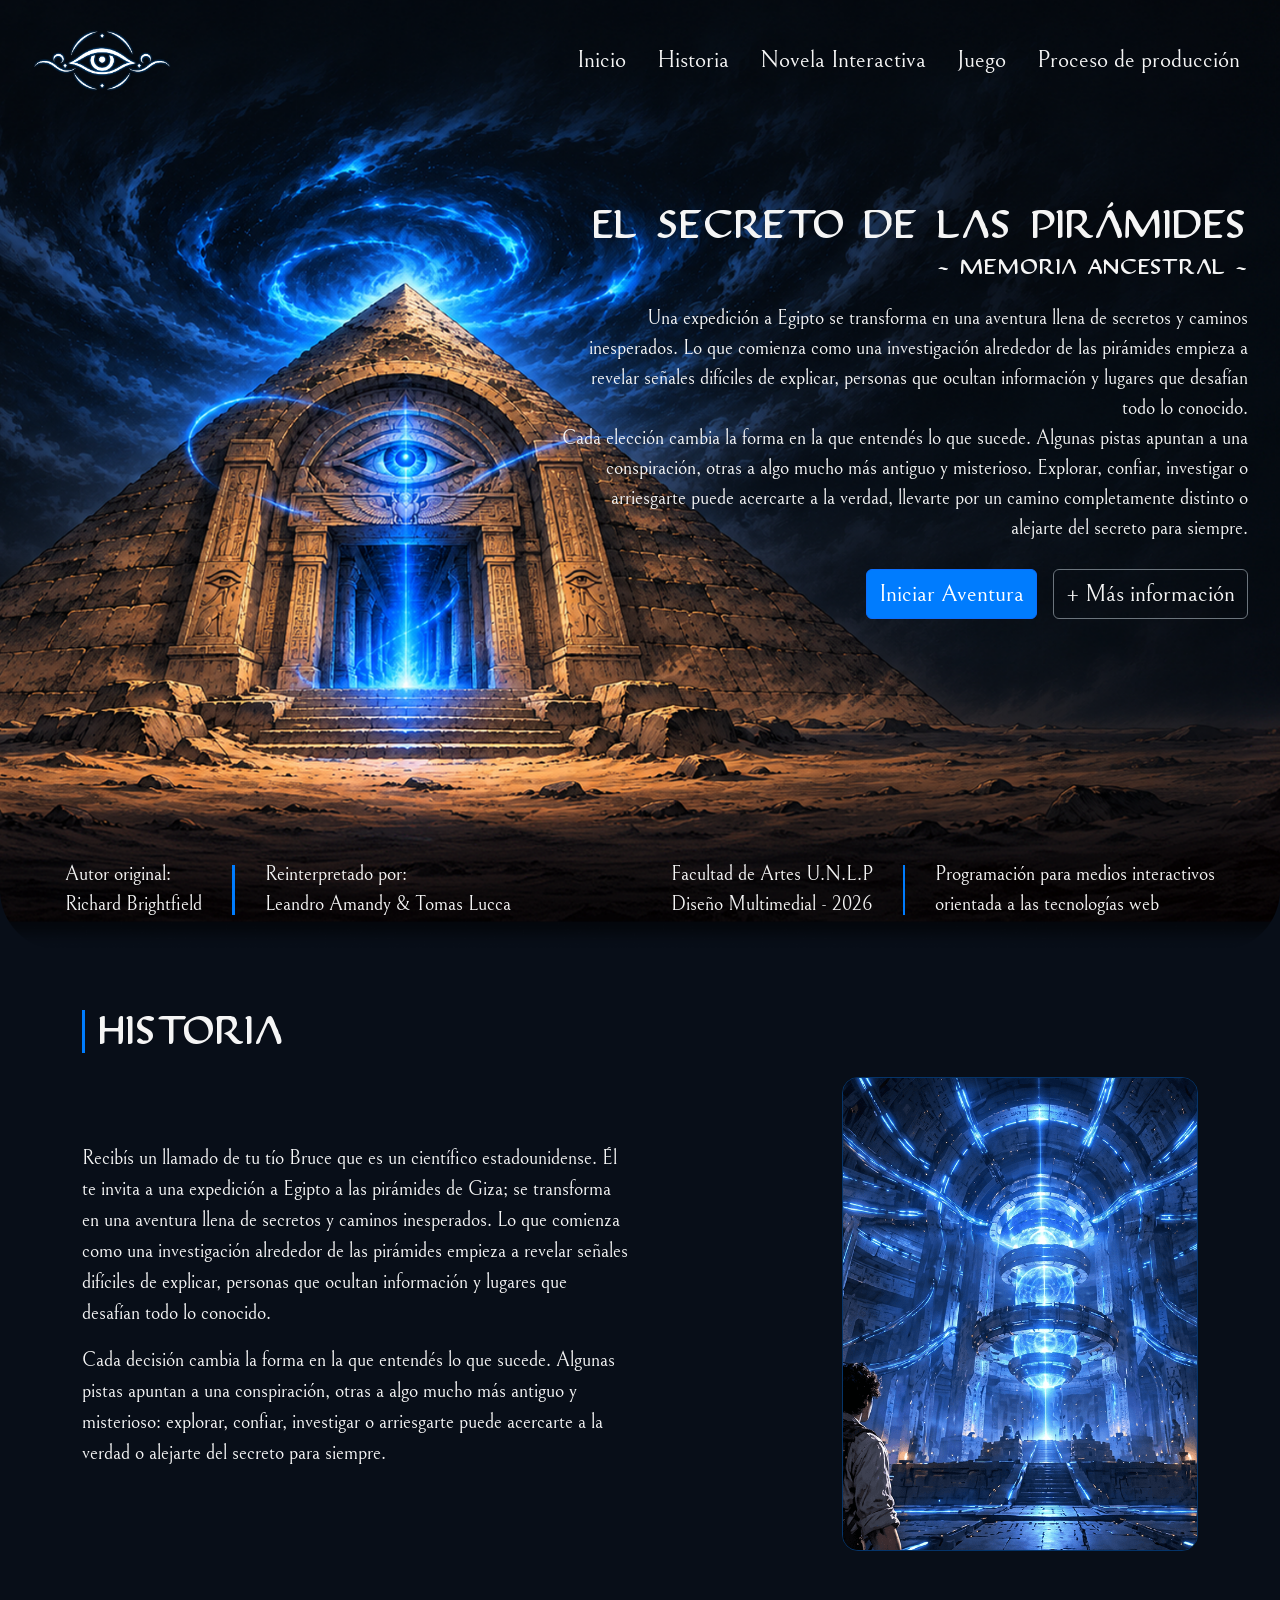
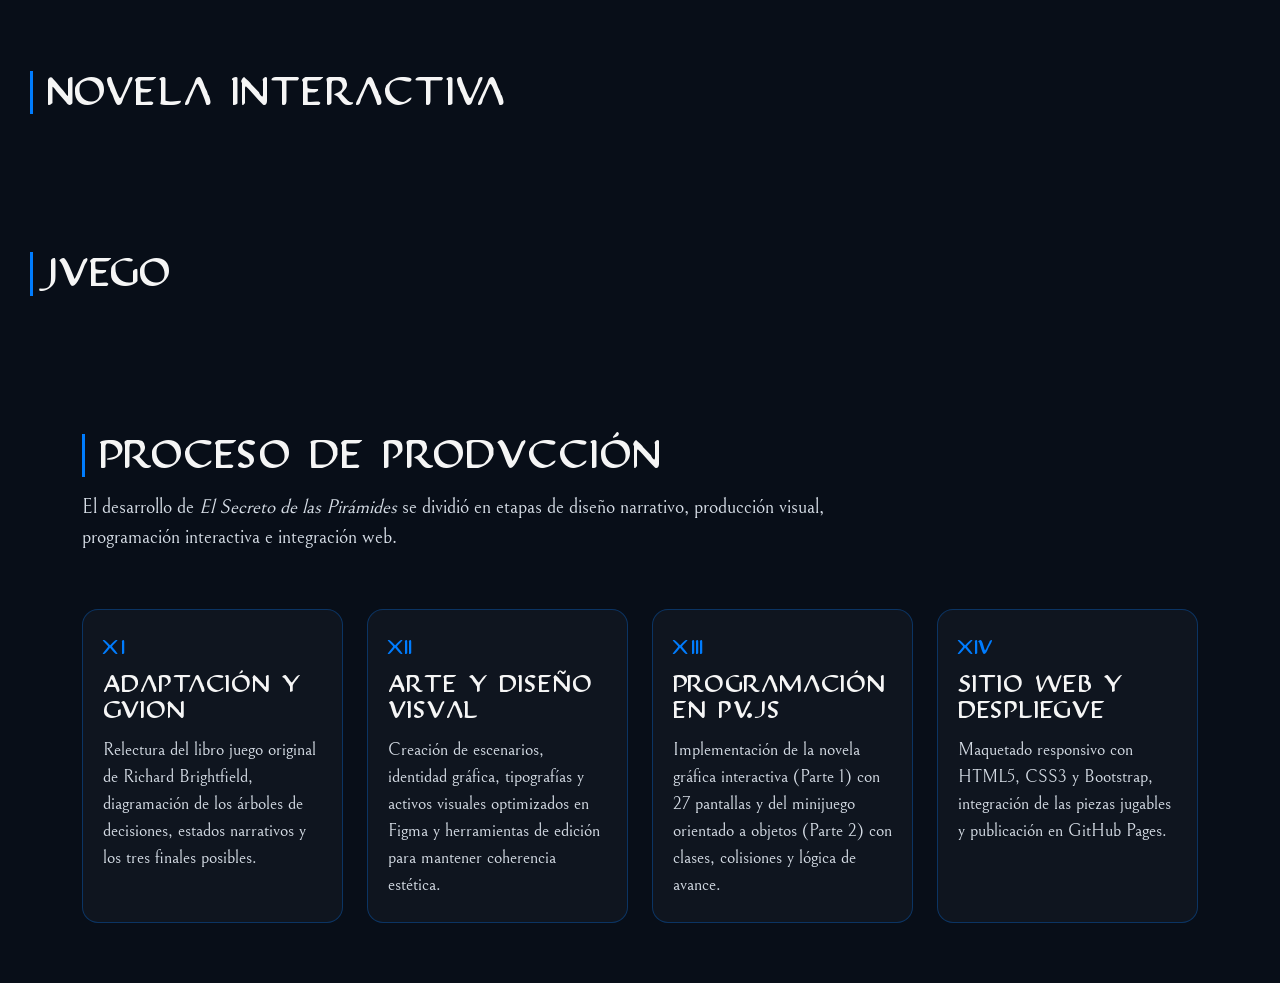
<file: index.html>
<!DOCTYPE html>
<html lang="es">
<head>
    <meta charset="UTF-8">
    <meta name="viewport" content="width=device-width, initial-scale=1.0">
    <link href="https://cdn.jsdelivr.net/npm/bootstrap@5.3.9/dist/css/bootstrap.min.css" rel="stylesheet">
    <link rel="stylesheet" href="estilo.css">
    <title>El secreto de las pirámides</title>
</head>
<body>

    <header class="encabezado">
        <nav class="navbar navbar-expand-lg" data-bs-theme="dark">
            <div class="container-fluid">
                <a class="navbar-brand" href="#inicio"><img src="img/logo.png" alt="Logo El Secreto de las Pirámides"></a>

                <button class="navbar-toggler" type="button" data-bs-toggle="collapse" data-bs-target="#menuPrincipal" aria-controls="menuPrincipal" aria-expanded="false" aria-label="Abrir menú"><span class="navbar-toggler-icon"></span></button>

                <div class="collapse navbar-collapse" id="menuPrincipal">
                    <ul class="navbar-nav ms-auto">

                        <li class="nav-item">
                            <a class="nav-link" href="#inicio">Inicio</a>
                        </li>

                        <li class="nav-item">
                            <a class="nav-link" href="#historia">Historia</a>
                        </li>

                        <li class="nav-item">
                            <a class="nav-link" href="#novela">Novela Interactiva</a>
                        </li>

                        <li class="nav-item">
                            <a class="nav-link" href="#juego">Juego</a>
                        </li>

                        <li class="nav-item">
                            <a class="nav-link" href="#produccion">Proceso de producción</a>
                        </li>

                    </ul>
                </div>
            </div>
        </nav>
    </header>

    <main>

        <section id="inicio">
            <div class="container-fluid contenido-banner">
                <div class="row">
                    <div class="col-md-8 offset-md-4 col-xl-7 offset-xl-5 col-xxl-5 offset-xxl-7 text-end">
                        <div class="info-banner">
                            <h1>El Secreto de las Pirámides</h1>
                            <h2>- Memoria Ancestral -</h2>
                            <p>Una expedición a Egipto se transforma en una aventura llena de secretos y caminos inesperados. Lo que comienza como una investigación alrededor de las pirámides empieza a revelar señales difíciles de explicar, personas que ocultan información y lugares que desafían todo lo conocido.<br>
                            Cada elección cambia la forma en la que entendés lo que sucede. Algunas pistas apuntan a una conspiración, otras a algo mucho más antiguo y misterioso. Explorar, confiar, investigar o arriesgarte puede acercarte a la verdad, llevarte por un camino completamente distinto o alejarte del secreto para siempre.</p>
                        </div>
                        <div class="btn-banner d-flex justify-content-end gap-3 flex-column flex-sm-row">
                            <a href="#novela" class="btn btn-primary">Iniciar Aventura</a>
                            <a href="#historia" class="btn btn-outline-secondary">+ Más información</a>
                        </div>
                    </div>
                </div>
            </div>
            <div class="creditos-banner d-none d-xl-flex">
                <div class="info-integrantes">
                    <p>Autor original:<br>Richard Brightfield</p>
                    <div class="separador"></div>
                    <p>Reinterpretado por:<br>Leandro Amandy & Tomas Lucca</p>
                </div>
                <div class="info-facultad">
                    <p>Facultad de Artes U.N.L.P<br>Diseño Multimedial - 2026</p>
                    <div class="separador"></div>
                    <p>Programación para medios interactivos<br>orientada a las tecnologías web</p>
                </div>
            </div>
        </section>

 <section id="historia">
    <div class="container">
        <div class="row">
            <div class="col-12">
                <h2>Historia</h2>
            </div>
        </div>

        <div class="row align-items-center justify-content-between g-4">
            <div class="col-12 col-lg-6">
                <div class="historia-texto">
                    <p>Recibís un llamado de tu tío Bruce que es un científico estadounidense. Él te invita a una expedición a Egipto a las pirámides de Giza; se transforma en una aventura llena de secretos y caminos inesperados. Lo que comienza como una investigación alrededor de las pirámides empieza a revelar señales difíciles de explicar, personas que ocultan información y lugares que desafían todo lo conocido.</p>
                    <p>Cada decisión cambia la forma en la que entendés lo que sucede. Algunas pistas apuntan a una conspiración, otras a algo mucho más antiguo y misterioso: explorar, confiar, investigar o arriesgarte puede acercarte a la verdad o alejarte del secreto para siempre.</p>
                </div>
            </div>

            <div class="col-12 col-lg-4">
                <div class="historia-visual text-center">
                    <img src="img/nucleo ancestral.png" alt="Explorador frente al núcleo ancestral de energía azul" class="img-fluid rounded-4 historia-img">
                </div>
            </div>
        </div>
    </div>
</section>

        <section id="novela">
            <h2>Novela Interactiva</h2>
        </section>

        <section id="juego">
            <h2>Juego</h2>
        </section>

       <section id="produccion">
    <div class="container">
        <div class="row">
            <div class="col-12">
                <h2>Proceso de producción</h2>
                <p class="produccion-intro">El desarrollo de <em>El Secreto de las Pirámides</em> se dividió en etapas de diseño narrativo, producción visual, programación interactiva e integración web.</p>
            </div>
        </div>

        <div class="row g-4 mt-2">
            <div class="col-12 col-md-6 col-lg-3">
                <div class="tarjeta-produccion h-100">
                    <span class="paso-numero">01</span>
                    <h3>Adaptación y Guion</h3>
                    <p>Relectura del libro juego original de Richard Brightfield, diagramación de los árboles de decisiones, estados narrativos y los tres finales posibles.</p>
                </div>
            </div>

            <div class="col-12 col-md-6 col-lg-3">
                <div class="tarjeta-produccion h-100">
                    <span class="paso-numero">02</span>
                    <h3>Arte y Diseño Visual</h3>
                    <p>Creación de escenarios, identidad gráfica, tipografías y activos visuales optimizados en Figma y herramientas de edición para mantener coherencia estética.</p>
                </div>
            </div>

            <div class="col-12 col-md-6 col-lg-3">
                <div class="tarjeta-produccion h-100">
                    <span class="paso-numero">03</span>
                    <h3>Programación en p5.js</h3>
                    <p>Implementación de la novela gráfica interactiva (Parte 1) con 27 pantallas y del minijuego orientado a objetos (Parte 2) con clases, colisiones y lógica de avance.</p>
                </div>
            </div>

            <div class="col-12 col-md-6 col-lg-3">
                <div class="tarjeta-produccion h-100">
                    <span class="paso-numero">04</span>
                    <h3>Sitio Web y Despliegue</h3>
                    <p>Maquetado responsivo con HTML5, CSS3 y Bootstrap, integración de las piezas jugables y publicación en GitHub Pages.</p>
                </div>
            </div>
        </div>
    </div>
</section>

        

        

    </main>

    <script src="https://cdn.jsdelivr.net/npm/bootstrap@5.3.9/dist/js/bootstrap.bundle.min.js"></script>
</body>
</html>
</file>
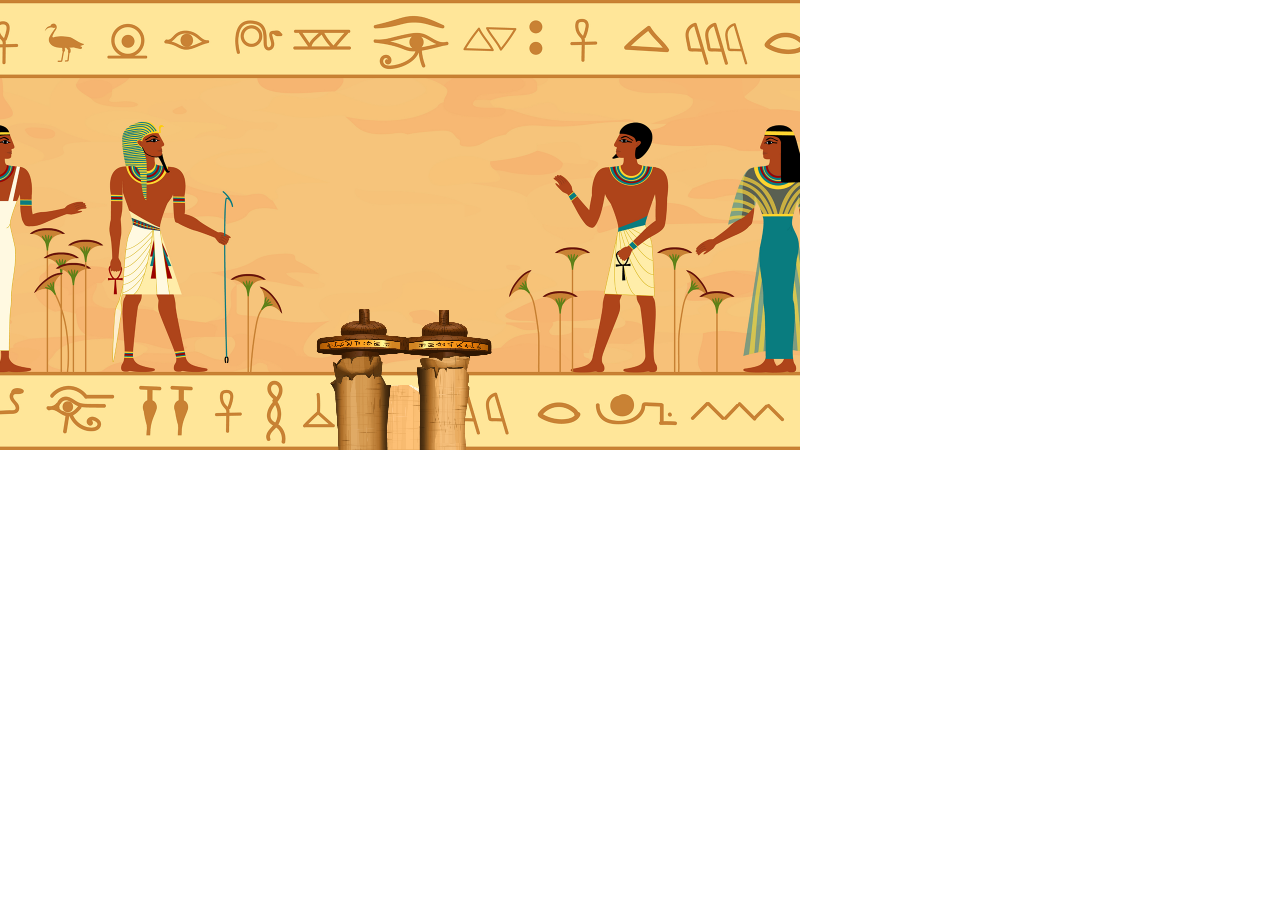
<file: tpfinalparte1/index.html>
<!DOCTYPE html>
<html>
<head>
  <meta charset="utf-8">
  <meta name="viewport" content="width=device-width, initial-scale=1.0">

  <!-- PLEASE NO CHANGES BELOW THIS LINE (UNTIL I SAY SO) -->
  <script language="javascript" type="text/javascript" src="libraries/p5.min.js"></script>
  <script language="javascript" type="text/javascript" src="tpfinalparte1.js"></script>
  <!-- OK, YOU CAN MAKE CHANGES BELOW THIS LINE AGAIN -->

  <style>
    body {
      padding: 0;
      margin: 0;
    }
  </style>
</head>

<body>
</body>
</html>
</file>
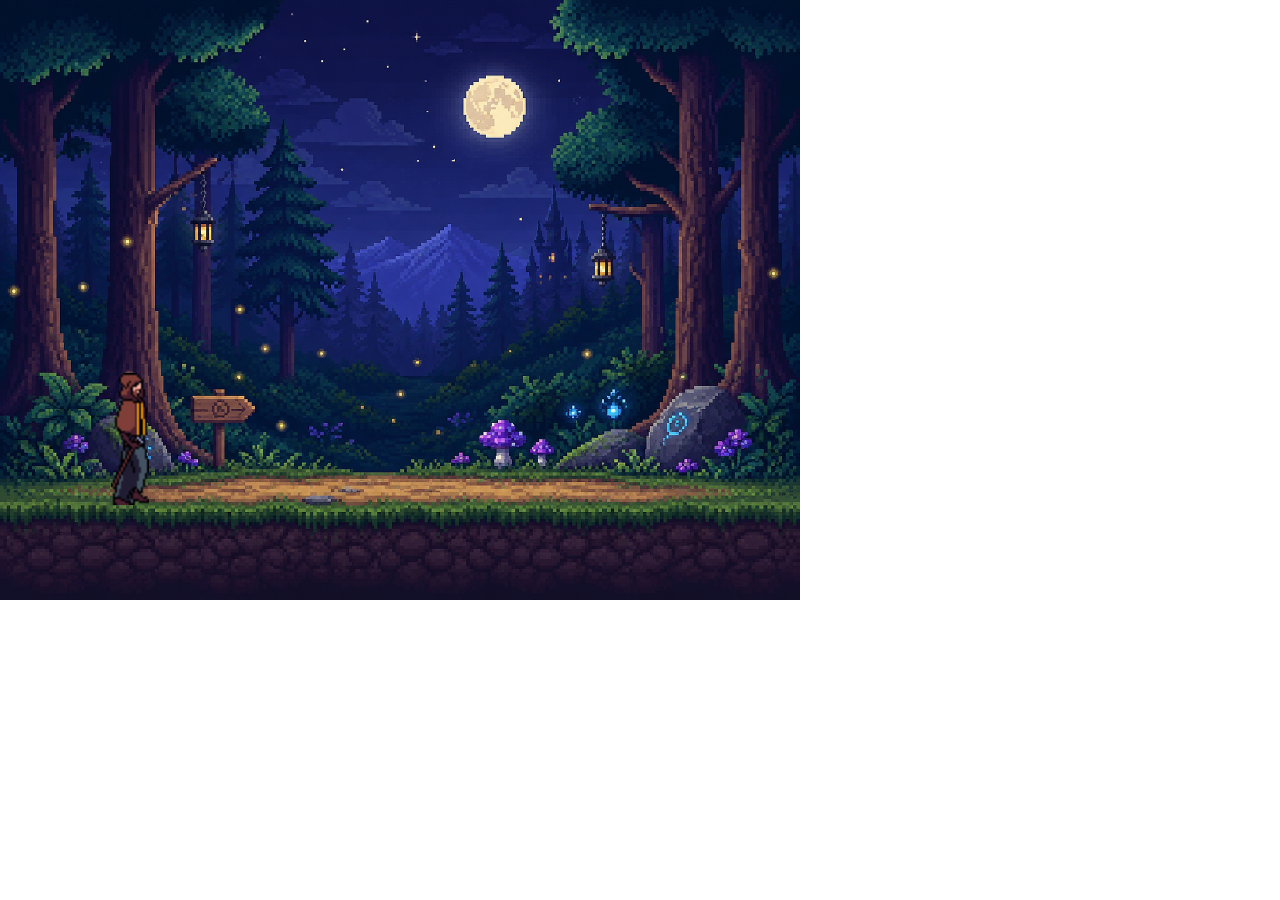
<file: tp1.pmiw/sketch_260903b/index.html>
<!DOCTYPE html>
<html>
<head>
  <meta charset="utf-8">
  <meta name="viewport" content="width=device-width, initial-scale=1.0">

  <!-- PLEASE NO CHANGES BELOW THIS LINE (UNTIL I SAY SO) -->
  <script language="javascript" type="text/javascript" src="libraries/p5.min.js"></script>
  <script language="javascript" type="text/javascript" src="sketch_260903b.js"></script>
  <!-- OK, YOU CAN MAKE CHANGES BELOW THIS LINE AGAIN -->

  <style>
    body {
      padding: 0;
      margin: 0;
    }
  </style>
</head>

<body>
</body>
</html>
</file>
<file: estilo.css>
@import url('https://fonts.googleapis.com/css2?family=Bellefair&family=Ledger&display=swap');

@font-face {
    font-family: "Justinian";
    src: url("fonts/Justv2.ttf");
}

body {
    background-color: #080e18;
    color: #f5f5f5;
    font-family: "Bellefair", serif;
}

section {
    padding: 60px 30px;
}

p {
    font-size: 20px;
    margin-bottom: 0px;
}

/* HEADER */

.encabezado {
    width: 100%;
    background-color: transparent;
    margin-top: 1rem;
    padding: 0px 20px;
    position: absolute;
    z-index: 10;
}

#menuPrincipal.show {
    margin-top: 25px;
    border-radius: 10px;
}

/* LOGO */

.encabezado .navbar-brand img {
    width: 140px;
    height: auto;
}

/* ENLACES DEL MENÚ */

.encabezado .nav-link {
    background-color: transparent;
    color: #f5f5f5;
    font-size: 24px;
    margin-left: 15px;
    padding: 8px;
    align-items: center;
}

/* EFECTO AL PASAR EL MOUSE */

.encabezado .nav-link:hover {
    color: #007CFE;
}

/* BANNER INICIO */

#inicio {
    min-height: 950px;
    background-image: url("img/bannerPrincipal.png");
    background-position: center;
    background-size: cover;
    background-repeat: no-repeat;
    display: flex;
    padding-right: 20px;
    position: relative;
    border-radius: 0px 0px 60px 60px;
}

.contenido-banner {
    margin-top: 9rem;
}

.info-banner {
    color: #f5f5f5;
    text-align: right;
}

.info-banner h1 {
    font-size: 36px;
    font-family: "Justinian";
}

.info-banner h2 {
    font-size: 20px;
    font-family: "Justinian";
}

.info-banner p {
    margin-top: 25px;
}

.btn-banner {
    margin-top: 25px;
}

.btn-banner a {
    font-size: 24px;
}

.btn-outline-secondary {
    color: #f5f5f5;
    --bs-btn-hover-bg: transparent;
    --bs-btn-hover-color: #007CFE;
    --bs-btn-hover-border-color: #007CFE;
}

.btn-primary {
    background-color: #007CFE;
    --bs-btn-hover-bg: transparent;
    --bs-btn-hover-border-color: #007CFE;
}

.creditos-banner {
    position: absolute;
    bottom: 15px;
    left: 40px;
    right: 40px;
    padding: 15px 25px;
    display: flex;
    justify-content: space-between;
}

.separador {
    width: 2.5px;
    height: 50px;
    background-color: #007CFE;
}

.info-integrantes,
.info-facultad {
    display: flex;
    align-items: center;
    gap: 30px;
}

/* TÍTULOS DE SECCIÓN */

#historia h2,
#novela h2,
#juego h2,
#produccion h2 {
    font-family: "Justinian", serif;
    font-size: 36px;
    color: #f5f5f5;
    border-left: 3px solid #007CFE;
    padding-left: 14px;
    margin-bottom: 18px;
}

/* SECCIÓN HISTORIA */
#historia h2 {
    font-family: "Justinian", serif;
    font-size: 36px;
    color: #f5f5f5;
    border-left: 3px solid #007CFE;
    padding-left: 14px;
    margin-bottom: 24px;
}

.historia-texto p {
    font-size: 20px;
    line-height: 1.55;
    color: #f5f5f5;
    margin-bottom: 16px;
}

.historia-img {
    max-width: 380px;
    width: 100%;
    border: 1px solid rgba(0, 124, 254, 0.35);
}

/* RESPONSIVE */

@media (max-width: 770px) {
    #inicio {
        background-position: top center;
        background-image: url("img/bannerPrincipalMobile.png");
    }
}

@media (max-width: 767.98px) {
    .encabezado .navbar-brand img {
        width: 100px;
        height: auto;
    }

    .contenido-banner {
        margin-top: 5rem;
    }

    .info-banner h1 {
        font-size: 26px;
        padding-right: 0px;
    }

    .info-banner h2 {
        font-size: 20px;
    }

    .info-banner p {
        font-size: 20px;
    }

    .btn-banner a {
        font-size: 20px;

    }

    
}/* SECCIÓN PROCESO DE PRODUCCIÓN */
#produccion h2 {
    font-family: "Justinian", serif;
    font-size: 36px;
    color: #f5f5f5;
    border-left: 3px solid #007CFE;
    padding-left: 14px;
    margin-bottom: 16px;
}

.produccion-intro {
    font-size: 20px;
    color: #d6dde6;
    max-width: 780px;
    margin-bottom: 24px;
}

.tarjeta-produccion {
    background-color: rgba(255, 255, 255, 0.03);
    border: 1px solid rgba(0, 124, 254, 0.3);
    border-radius: 16px;
    padding: 24px 20px;
    transition: transform 0.25s ease, border-color 0.25s ease;
}

.tarjeta-produccion:hover {
    transform: translateY(-4px);
    border-color: #007CFE;
}

.paso-numero {
    display: inline-block;
    font-family: "Justinian", serif;
    font-size: 18px;
    color: #007CFE;
    margin-bottom: 10px;
}

.tarjeta-produccion h3 {
    font-family: "Justinian", serif;
    font-size: 22px;
    color: #f5f5f5;
    margin-bottom: 12px;
}

.tarjeta-produccion p {
    font-size: 18px;
    line-height: 1.5;
    color: #d6dde6;
}
</file>
